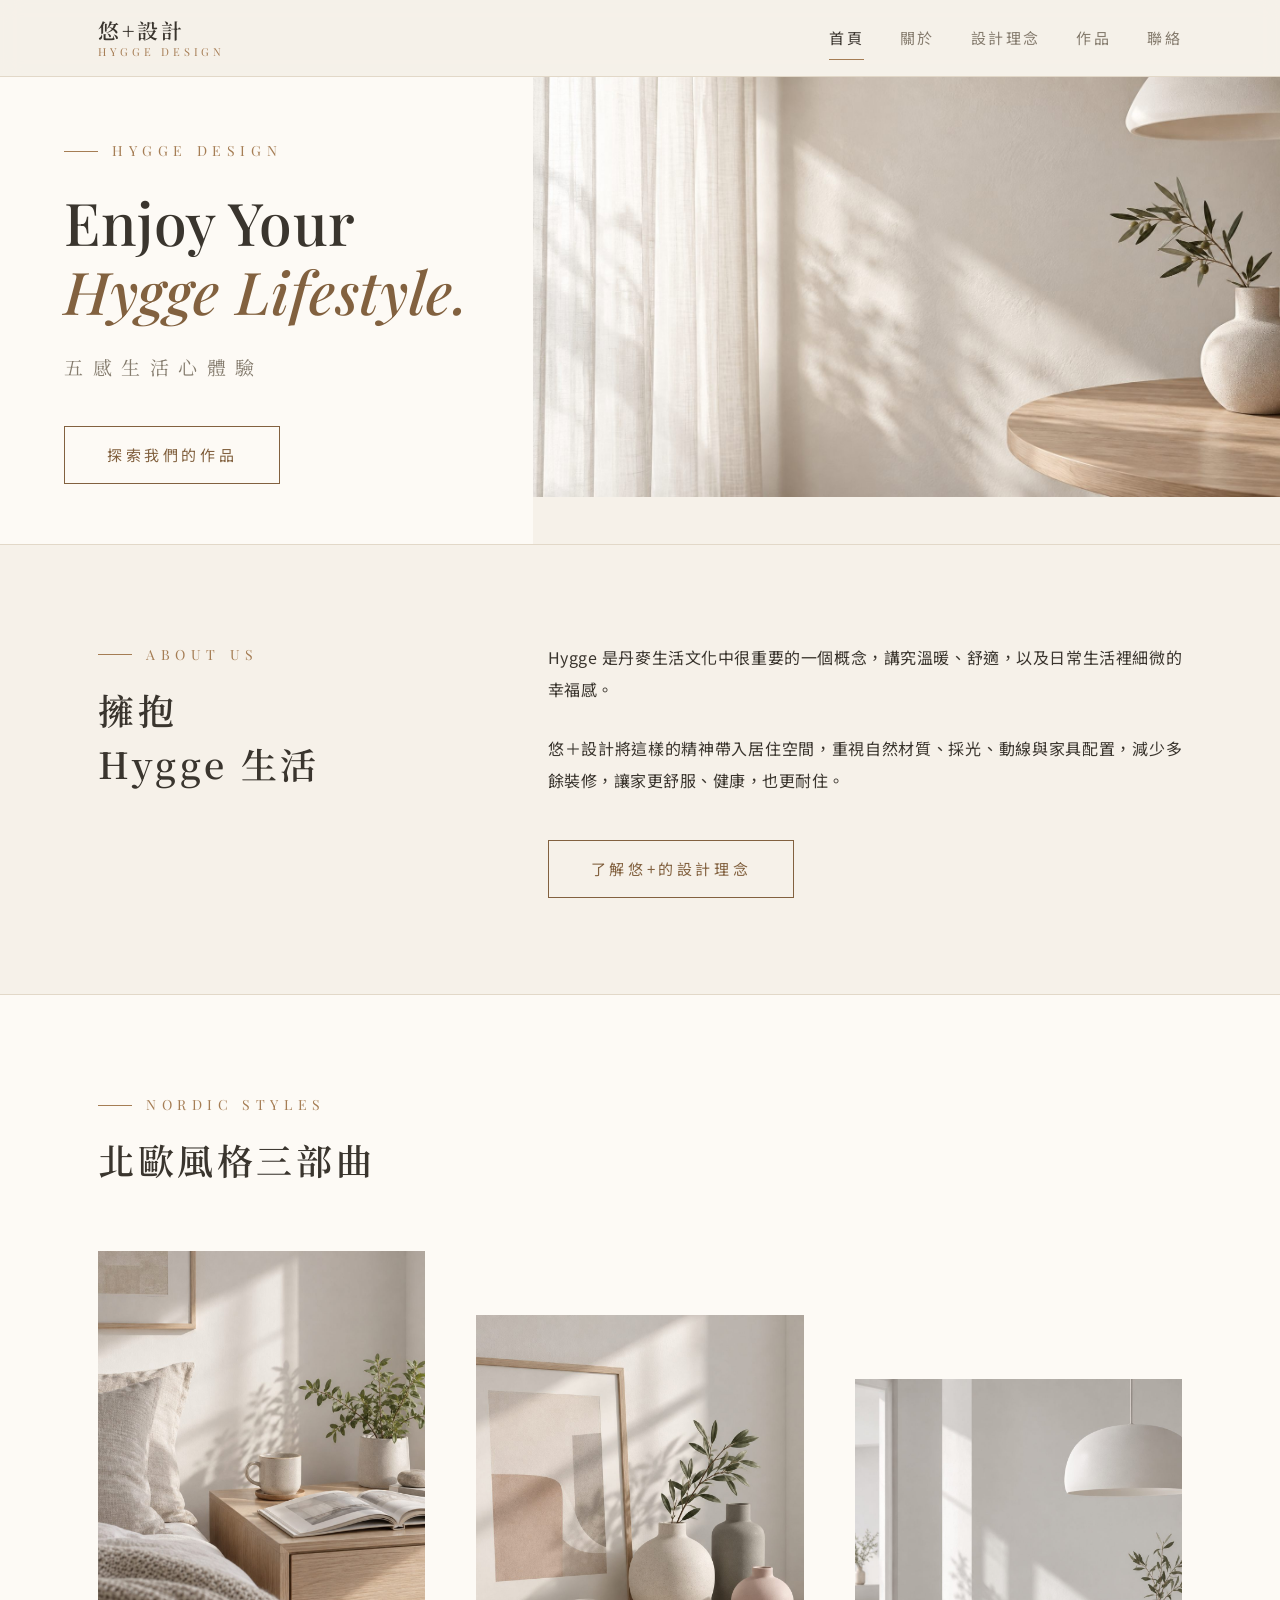
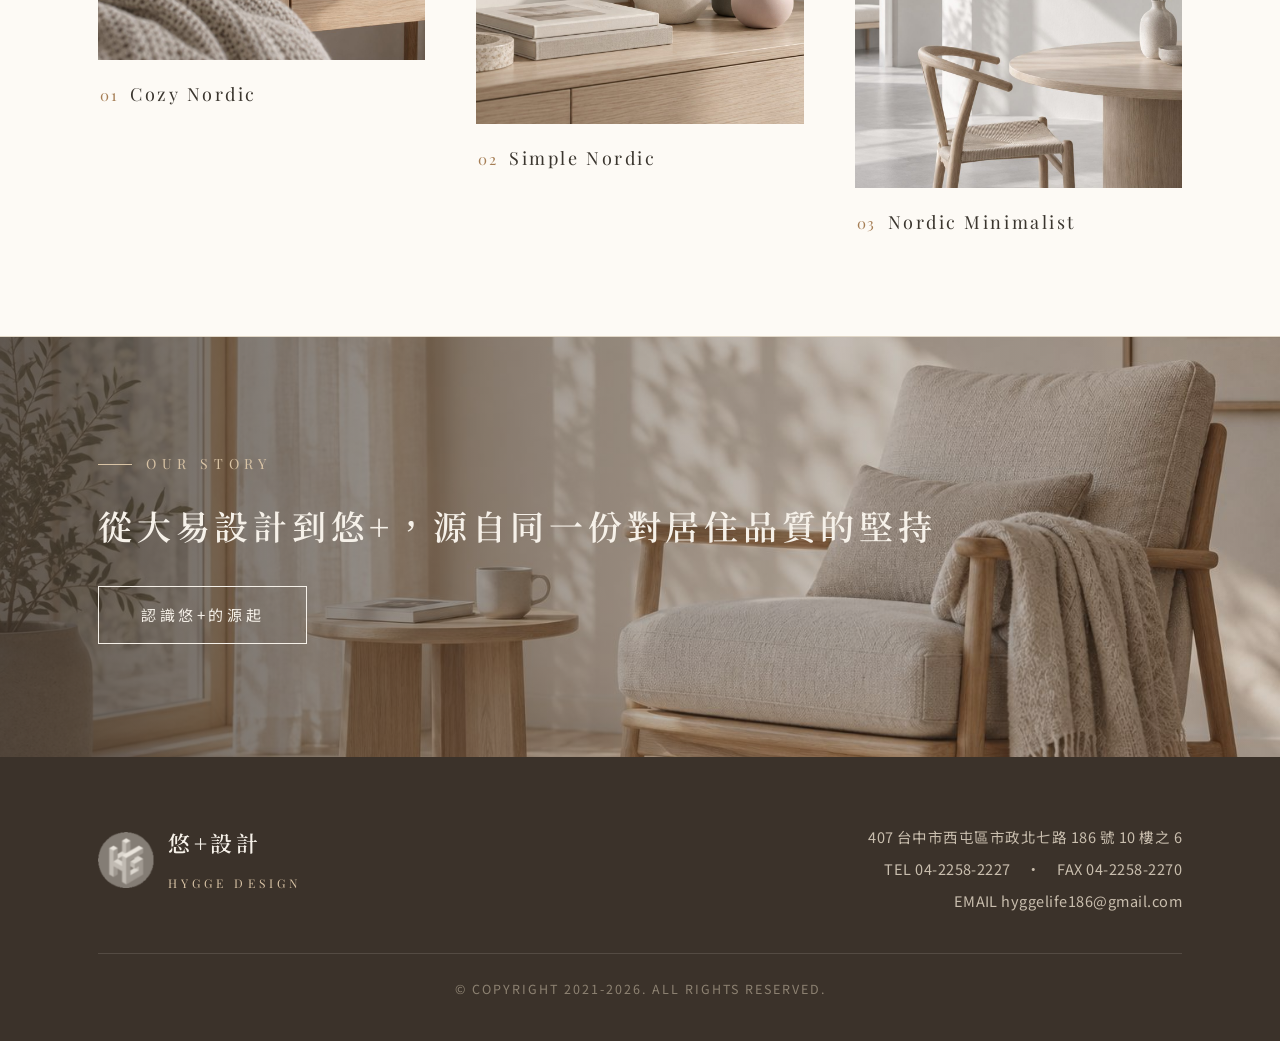
<file: index.html>
<!DOCTYPE html>
<html lang="zh-Hant">
<head>
<meta charset="utf-8">
<meta name="viewport" content="width=device-width, initial-scale=1">
<title>悠+設計 HYGGE DESIGN - 五感生活心體驗</title>
<meta name="description" content="悠+設計：五感生活心體驗。擅長北歐風格的台中室內設計公司，致力於減少不必要的裝修，營造無毒環保的生活環境。">
<meta name="keywords" content="北歐風,室內設計,hygge,悠+,台中室內設計">
<link rel="canonical" href="https://www.hyggedesign.tw/">
<meta property="og:site_name" content="悠+設計 HYGGE DESIGN">
<meta property="og:title" content="悠+設計 HYGGE DESIGN - 五感生活心體驗">
<meta property="og:description" content="悠+設計：五感生活心體驗。擅長北歐風格的台中室內設計公司，致力於減少不必要的裝修，營造無毒環保的生活環境。">
<meta property="og:url" content="https://www.hyggedesign.tw/">
<meta property="og:image" content="https://www.hyggedesign.tw/assets/img/hero.jpg">
<link rel="icon" href="/assets/favicon.ico" type="image/x-icon">
<link rel="preconnect" href="https://fonts.googleapis.com">
<link rel="preconnect" href="https://fonts.gstatic.com" crossorigin>
<link href="https://fonts.googleapis.com/css2?family=Noto+Sans+TC:wght@300;400;500;700&family=Noto+Serif+TC:wght@500;600&family=Playfair+Display:wght@500;600&display=swap" rel="stylesheet">
<link rel="stylesheet" href="/assets/style.css">
</head>
<body>

<header class="site-header">
  <div class="container">
    <a class="brand" href="/"><strong>悠+設計</strong><span>Hygge Design</span></a>
    <nav class="site-nav">
      <a href="/" class="active">首頁</a>
      <a href="/about.html">關於</a>
      <a href="/hygge.html">設計理念</a>
      <a href="/works.html">作品</a>
      <a href="/contact.html">聯絡</a>
    </nav>
  </div>
</header>

<section class="hero-split">
  <div class="hero-copy">
    <div class="eyebrow">Hygge Design</div>
    <h1>Enjoy Your<br><em>Hygge Lifestyle.</em></h1>
    <p class="tag">五感生活心體驗</p>
    <div class="btn-row"><a class="btn" href="/works.html">探索我們的作品</a></div>
  </div>
  <div class="hero-media">
    <video autoplay muted loop playsinline preload="metadata" poster="/assets/img/hero.jpg">
      <source src="/assets/video/hero.mp4" type="video/mp4">
    </video>
  </div>
</section>

<section class="section">
  <div class="container split">
    <div class="split-head">
      <div class="eyebrow">About Us</div>
      <h2 class="section-title">擁抱<br>Hygge 生活</h2>
    </div>
    <div>
      <div class="prose">
        <p>Hygge 是丹麥生活文化中很重要的一個概念，講究溫暖、舒適，以及日常生活裡細微的幸福感。</p>
        <p>悠＋設計將這樣的精神帶入居住空間，重視自然材質、採光、動線與家具配置，減少多餘裝修，讓家更舒服、健康，也更耐住。</p>
      </div>
      <div class="btn-row"><a class="btn" href="/hygge.html">了解悠+的設計理念</a></div>
    </div>
  </div>
</section>

<section class="section alt">
  <div class="container">
    <div class="eyebrow">Nordic Styles</div>
    <h2 class="section-title">北歐風格三部曲</h2>
    <div class="style-grid">
      <figure class="style-card">
        <div class="ph"><img src="/assets/img/style-cozy.jpg" alt="Cozy Nordic" loading="lazy"></div>
        <figcaption><span class="no">01</span><span class="name">Cozy Nordic</span></figcaption>
      </figure>
      <figure class="style-card">
        <div class="ph"><img src="/assets/img/style-simple.jpg" alt="Simple Nordic" loading="lazy"></div>
        <figcaption><span class="no">02</span><span class="name">Simple Nordic</span></figcaption>
      </figure>
      <figure class="style-card">
        <div class="ph"><img src="/assets/img/style-minimal.jpg" alt="Nordic Minimalist" loading="lazy"></div>
        <figcaption><span class="no">03</span><span class="name">Nordic Minimalist</span></figcaption>
      </figure>
    </div>
  </div>
</section>

<section class="teaser">
  <img src="/assets/img/philosophy.jpg" alt="" loading="lazy">
  <div class="container">
    <div class="eyebrow">Our Story</div>
    <h2>從大易設計到悠+，源自同一份對居住品質的堅持</h2>
    <a class="btn" href="/about.html">認識悠+的源起</a>
  </div>
</section>

<footer class="site-footer">
  <div class="container">
    <div class="cols">
      <div class="brandline"><img class="footer-logo" src="/assets/img/logo.png" alt=""><div>悠+設計<span>Hygge Design</span></div></div>
      <div class="info">
        407 台中市西屯區市政北七路 186 號 10 樓之 6<br>
        TEL <a href="tel:0422582227">04-2258-2227</a>　·　FAX 04-2258-2270<br>
        EMAIL <a href="mailto:hyggelife186@gmail.com">hyggelife186@gmail.com</a>
      </div>
    </div>
    <p class="copy">© COPYRIGHT 2021-2026. ALL RIGHTS RESERVED.</p>
  </div>
</footer>

</body>
</html>
</file>
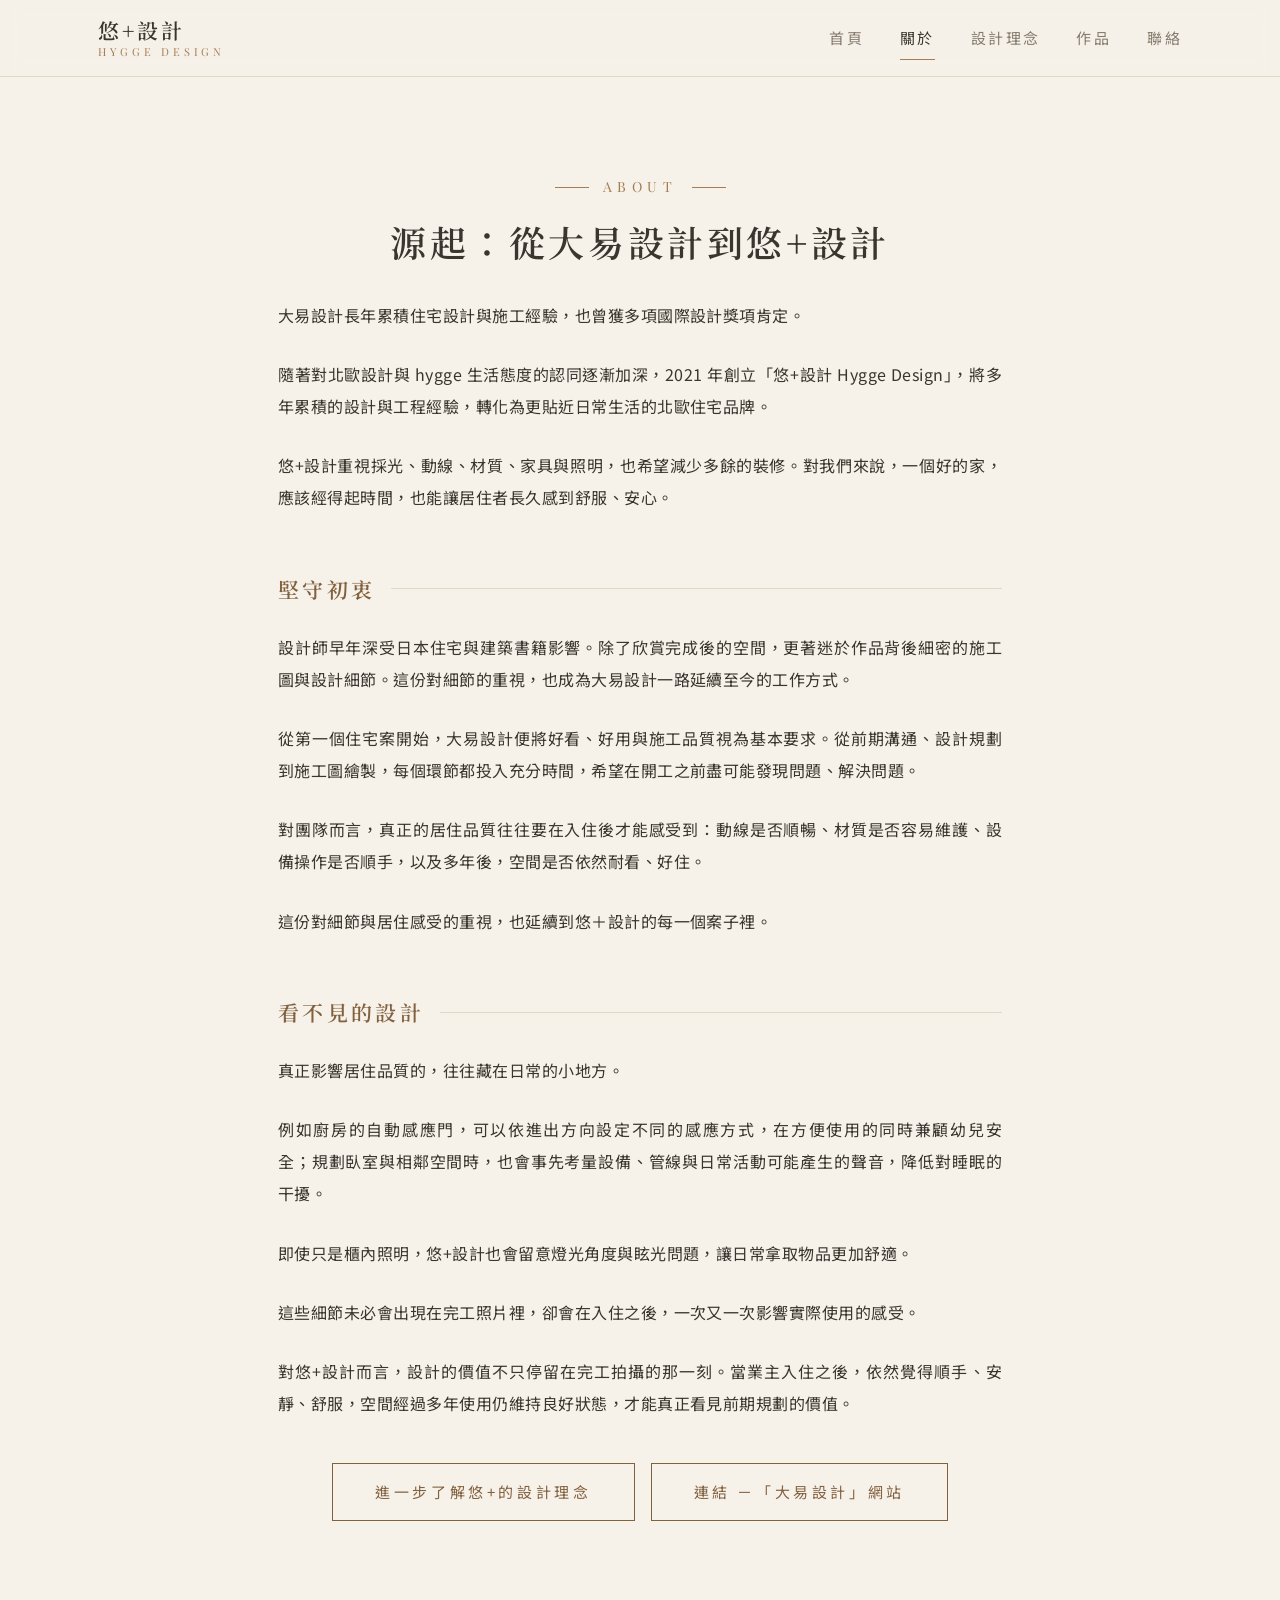
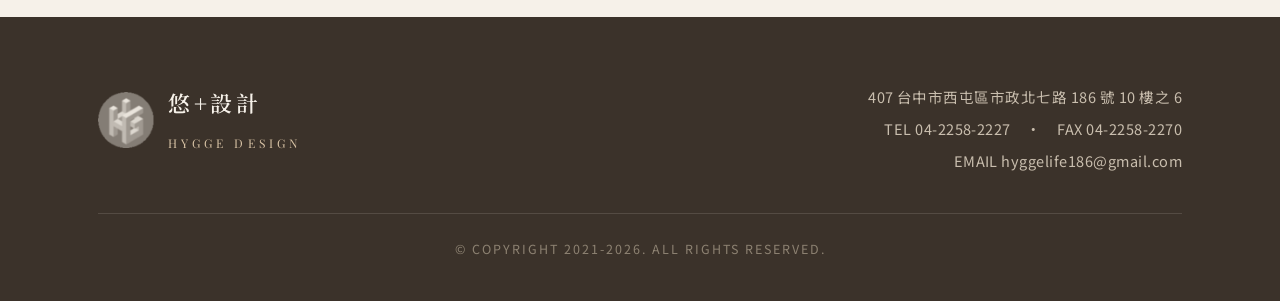
<file: about.html>
<!DOCTYPE html>
<html lang="zh-Hant">
<head>
<meta charset="utf-8">
<meta name="viewport" content="width=device-width, initial-scale=1">
<title>關於．About - 悠+設計 HYGGE DESIGN</title>
<meta name="description" content="悠+設計：五感生活心體驗。擅長北歐風格的台中室內設計公司，致力於減少不必要的裝修，營造無毒環保的生活環境。">
<meta name="keywords" content="北歐風,室內設計,hygge,悠+,台中室內設計">
<link rel="canonical" href="https://www.hyggedesign.tw/about.html">
<meta property="og:site_name" content="悠+設計 HYGGE DESIGN">
<meta property="og:title" content="關於．About - 悠+設計 HYGGE DESIGN">
<meta property="og:description" content="悠+設計：五感生活心體驗。擅長北歐風格的台中室內設計公司，致力於減少不必要的裝修，營造無毒環保的生活環境。">
<meta property="og:url" content="https://www.hyggedesign.tw/about.html">
<meta property="og:image" content="https://www.hyggedesign.tw/assets/img/hero.jpg">
<link rel="icon" href="/assets/favicon.ico" type="image/x-icon">
<link rel="preconnect" href="https://fonts.googleapis.com">
<link rel="preconnect" href="https://fonts.gstatic.com" crossorigin>
<link href="https://fonts.googleapis.com/css2?family=Noto+Sans+TC:wght@300;400;500;700&family=Noto+Serif+TC:wght@500;600&family=Playfair+Display:wght@500;600&display=swap" rel="stylesheet">
<link rel="stylesheet" href="/assets/style.css">
</head>
<body>

<header class="site-header">
  <div class="container">
    <a class="brand" href="/"><strong>悠+設計</strong><span>Hygge Design</span></a>
    <nav class="site-nav">
      <a href="/">首頁</a>
      <a href="/about.html" class="active">關於</a>
      <a href="/hygge.html">設計理念</a>
      <a href="/works.html">作品</a>
      <a href="/contact.html">聯絡</a>
    </nav>
  </div>
</header>

<section class="section">
  <div class="container narrow">
    <div class="center">
      <div class="eyebrow">About</div>
      <h2 class="section-title">源起：從大易設計到悠+設計</h2>
    </div>
    <div class="prose">
      <p>大易設計長年累積住宅設計與施工經驗，也曾獲多項國際設計獎項肯定。</p>
      <p>隨著對北歐設計與 hygge 生活態度的認同逐漸加深，2021 年創立「悠+設計 Hygge Design」，將多年累積的設計與工程經驗，轉化為更貼近日常生活的北歐住宅品牌。</p>
      <p>悠+設計重視採光、動線、材質、家具與照明，也希望減少多餘的裝修。對我們來說，一個好的家，應該經得起時間，也能讓居住者長久感到舒服、安心。</p>
      <h3>堅守初衷</h3>
      <p>設計師早年深受日本住宅與建築書籍影響。除了欣賞完成後的空間，更著迷於作品背後細密的施工圖與設計細節。這份對細節的重視，也成為大易設計一路延續至今的工作方式。</p>
      <p>從第一個住宅案開始，大易設計便將好看、好用與施工品質視為基本要求。從前期溝通、設計規劃到施工圖繪製，每個環節都投入充分時間，希望在開工之前盡可能發現問題、解決問題。</p>
      <p>對團隊而言，真正的居住品質往往要在入住後才能感受到：動線是否順暢、材質是否容易維護、設備操作是否順手，以及多年後，空間是否依然耐看、好住。</p>
      <p>這份對細節與居住感受的重視，也延續到悠＋設計的每一個案子裡。</p>
      <h3>看不見的設計</h3>
      <p>真正影響居住品質的，往往藏在日常的小地方。</p>
      <p>例如廚房的自動感應門，可以依進出方向設定不同的感應方式，在方便使用的同時兼顧幼兒安全；規劃臥室與相鄰空間時，也會事先考量設備、管線與日常活動可能產生的聲音，降低對睡眠的干擾。</p>
      <p>即使只是櫃內照明，悠+設計也會留意燈光角度與眩光問題，讓日常拿取物品更加舒適。</p>
      <p>這些細節未必會出現在完工照片裡，卻會在入住之後，一次又一次影響實際使用的感受。</p>
      <p>對悠+設計而言，設計的價值不只停留在完工拍攝的那一刻。當業主入住之後，依然覺得順手、安靜、舒服，空間經過多年使用仍維持良好狀態，才能真正看見前期規劃的價值。</p>
    </div>

    <div class="center btn-row">
      <a class="btn" href="/hygge.html">進一步了解悠+的設計理念</a>
      <a class="btn" href="https://de-interior.tw/" target="_blank" rel="noopener">連結 －「大易設計」網站</a>
    </div>
  </div>
</section>


<footer class="site-footer">
  <div class="container">
    <div class="cols">
      <div class="brandline"><img class="footer-logo" src="/assets/img/logo.png" alt=""><div>悠+設計<span>Hygge Design</span></div></div>
      <div class="info">
        407 台中市西屯區市政北七路 186 號 10 樓之 6<br>
        TEL <a href="tel:0422582227">04-2258-2227</a>　·　FAX 04-2258-2270<br>
        EMAIL <a href="mailto:hyggelife186@gmail.com">hyggelife186@gmail.com</a>
      </div>
    </div>
    <p class="copy">© COPYRIGHT 2021-2026. ALL RIGHTS RESERVED.</p>
  </div>
</footer>

</body>
</html>
</file>
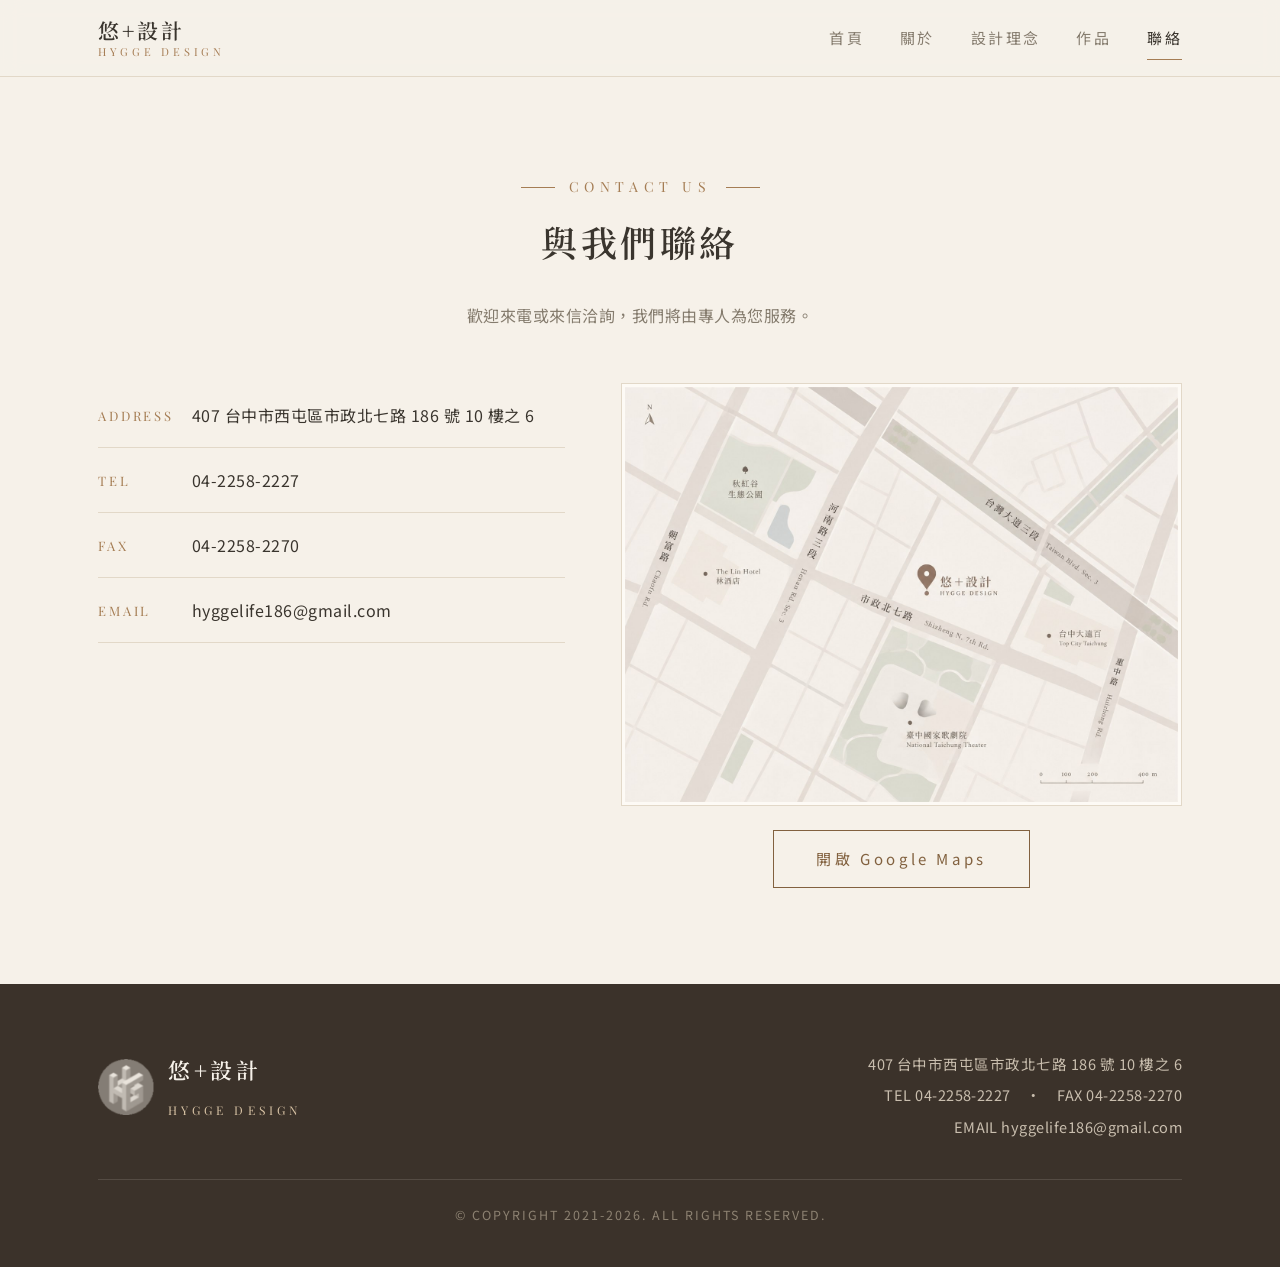
<file: contact.html>
<!DOCTYPE html>
<html lang="zh-Hant">
<head>
<meta charset="utf-8">
<meta name="viewport" content="width=device-width, initial-scale=1">
<title>聯絡 - 悠+設計 HYGGE DESIGN</title>
<meta name="description" content="悠+設計：五感生活心體驗。擅長北歐風格的台中室內設計公司，致力於減少不必要的裝修，營造無毒環保的生活環境。">
<meta name="keywords" content="北歐風,室內設計,hygge,悠+,台中室內設計">
<link rel="canonical" href="https://www.hyggedesign.tw/contact.html">
<meta property="og:site_name" content="悠+設計 HYGGE DESIGN">
<meta property="og:title" content="聯絡 - 悠+設計 HYGGE DESIGN">
<meta property="og:description" content="悠+設計：五感生活心體驗。擅長北歐風格的台中室內設計公司，致力於減少不必要的裝修，營造無毒環保的生活環境。">
<meta property="og:url" content="https://www.hyggedesign.tw/contact.html">
<meta property="og:image" content="https://www.hyggedesign.tw/assets/img/hero.jpg">
<link rel="icon" href="/assets/favicon.ico" type="image/x-icon">
<link rel="preconnect" href="https://fonts.googleapis.com">
<link rel="preconnect" href="https://fonts.gstatic.com" crossorigin>
<link href="https://fonts.googleapis.com/css2?family=Noto+Sans+TC:wght@300;400;500;700&family=Noto+Serif+TC:wght@500;600&family=Playfair+Display:wght@500;600&display=swap" rel="stylesheet">
<link rel="stylesheet" href="/assets/style.css">
</head>
<body>

<header class="site-header">
  <div class="container">
    <a class="brand" href="/"><strong>悠+設計</strong><span>Hygge Design</span></a>
    <nav class="site-nav">
      <a href="/">首頁</a>
      <a href="/about.html">關於</a>
      <a href="/hygge.html">設計理念</a>
      <a href="/works.html">作品</a>
      <a href="/contact.html" class="active">聯絡</a>
    </nav>
  </div>
</header>

<section class="section">
  <div class="container">
    <div class="center">
      <div class="eyebrow">Contact Us</div>
      <h2 class="section-title">與我們聯絡</h2>
      <p style="color:var(--soft);"><span class="clause">歡迎來電或來信洽詢，</span><span class="clause">我們將由專人為您服務。</span></p>
    </div>
    <div class="contact-grid">
      <ul class="contact-list">
        <li><span class="k">Address</span><span>407 台中市西屯區市政北七路 186 號 10 樓之 6</span></li>
        <li><span class="k">Tel</span><a href="tel:0422582227">04-2258-2227</a></li>
        <li><span class="k">Fax</span><span>04-2258-2270</span></li>
        <li><span class="k">Email</span><a href="mailto:hyggelife186@gmail.com">hyggelife186@gmail.com</a></li>
      </ul>
      <div>
        <a class="map-illustration" href="https://www.google.com/maps/search/?api=1&amp;query=%E5%A4%A7%E6%98%93%E7%A9%BA%E9%96%93%E8%A8%AD%E8%A8%88%E6%9C%89%E9%99%90%E5%85%AC%E5%8F%B8%20%E5%B8%82%E6%94%BF%E5%8C%97%E4%B8%83%E8%B7%AF186%E8%99%9F" target="_blank" rel="noopener"><img src="/assets/img/map.jpg" alt="悠+設計 HYGGE DESIGN 位置地圖"></a>
        <div class="btn-row center"><a class="btn" href="https://www.google.com/maps/search/?api=1&amp;query=%E5%A4%A7%E6%98%93%E7%A9%BA%E9%96%93%E8%A8%AD%E8%A8%88%E6%9C%89%E9%99%90%E5%85%AC%E5%8F%B8%20%E5%B8%82%E6%94%BF%E5%8C%97%E4%B8%83%E8%B7%AF186%E8%99%9F" target="_blank" rel="noopener">開啟 Google Maps</a></div>
      </div>
    </div>
  </div>
</section>

<footer class="site-footer">
  <div class="container">
    <div class="cols">
      <div class="brandline"><img class="footer-logo" src="/assets/img/logo.png" alt=""><div>悠+設計<span>Hygge Design</span></div></div>
      <div class="info">
        407 台中市西屯區市政北七路 186 號 10 樓之 6<br>
        TEL <a href="tel:0422582227">04-2258-2227</a>　·　FAX 04-2258-2270<br>
        EMAIL <a href="mailto:hyggelife186@gmail.com">hyggelife186@gmail.com</a>
      </div>
    </div>
    <p class="copy">© COPYRIGHT 2021-2026. ALL RIGHTS RESERVED.</p>
  </div>
</footer>

</body>
</html>
</file>
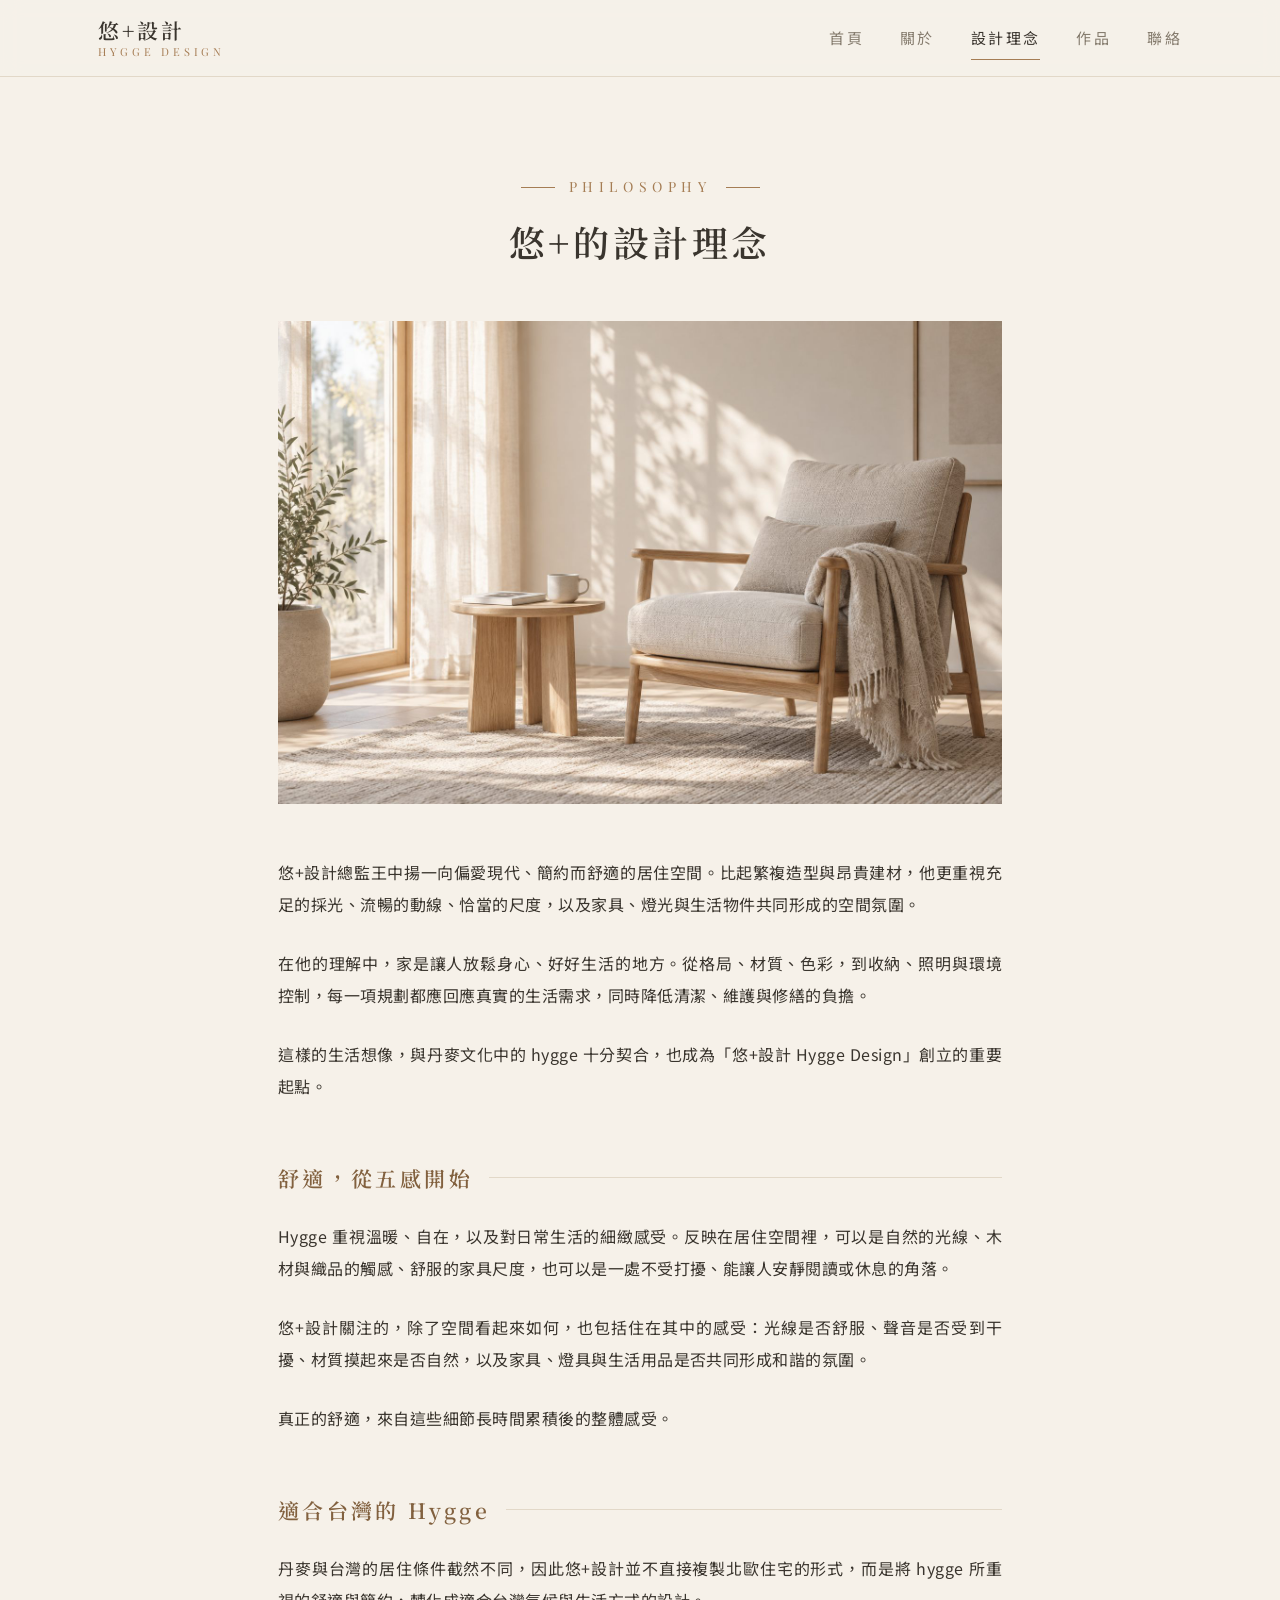
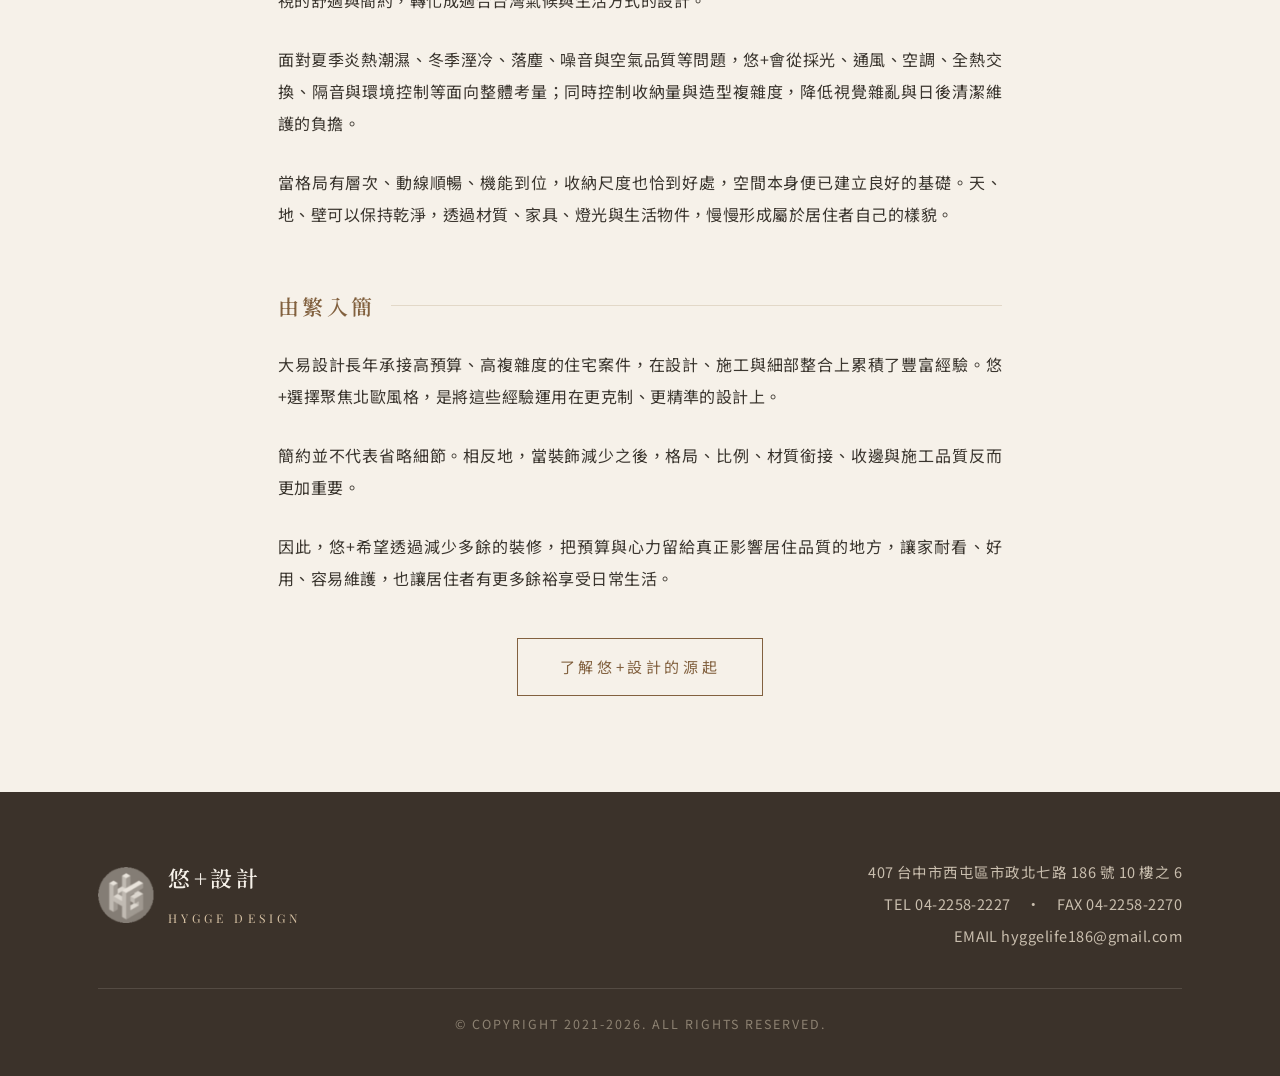
<file: hygge.html>
<!DOCTYPE html>
<html lang="zh-Hant">
<head>
<meta charset="utf-8">
<meta name="viewport" content="width=device-width, initial-scale=1">
<title>設計理念 - 悠+設計 HYGGE DESIGN</title>
<meta name="description" content="悠+設計：五感生活心體驗。擅長北歐風格的台中室內設計公司，致力於減少不必要的裝修，營造無毒環保的生活環境。">
<meta name="keywords" content="北歐風,室內設計,hygge,悠+,台中室內設計">
<link rel="canonical" href="https://www.hyggedesign.tw/hygge.html">
<meta property="og:site_name" content="悠+設計 HYGGE DESIGN">
<meta property="og:title" content="設計理念 - 悠+設計 HYGGE DESIGN">
<meta property="og:description" content="悠+設計：五感生活心體驗。擅長北歐風格的台中室內設計公司，致力於減少不必要的裝修，營造無毒環保的生活環境。">
<meta property="og:url" content="https://www.hyggedesign.tw/hygge.html">
<meta property="og:image" content="https://www.hyggedesign.tw/assets/img/hero.jpg">
<link rel="icon" href="/assets/favicon.ico" type="image/x-icon">
<link rel="preconnect" href="https://fonts.googleapis.com">
<link rel="preconnect" href="https://fonts.gstatic.com" crossorigin>
<link href="https://fonts.googleapis.com/css2?family=Noto+Sans+TC:wght@300;400;500;700&family=Noto+Serif+TC:wght@500;600&family=Playfair+Display:wght@500;600&display=swap" rel="stylesheet">
<link rel="stylesheet" href="/assets/style.css">
</head>
<body>

<header class="site-header">
  <div class="container">
    <a class="brand" href="/"><strong>悠+設計</strong><span>Hygge Design</span></a>
    <nav class="site-nav">
      <a href="/">首頁</a>
      <a href="/about.html">關於</a>
      <a href="/hygge.html" class="active">設計理念</a>
      <a href="/works.html">作品</a>
      <a href="/contact.html">聯絡</a>
    </nav>
  </div>
</header>

<section class="section">
  <div class="container narrow">
    <div class="center">
      <div class="eyebrow">Philosophy</div>
      <h2 class="section-title">悠+的設計理念</h2>
    </div>
    <div class="img-wide"><img src="/assets/img/philosophy.jpg" alt="灑滿陽光的北歐風閱讀角落——木質扶手椅與羊毛毯"></div>
    <div class="prose">
      <p>悠+設計總監王中揚一向偏愛現代、簡約而舒適的居住空間。比起繁複造型與昂貴建材，他更重視充足的採光、流暢的動線、恰當的尺度，以及家具、燈光與生活物件共同形成的空間氛圍。</p>
      <p>在他的理解中，家是讓人放鬆身心、好好生活的地方。從格局、材質、色彩，到收納、照明與環境控制，每一項規劃都應回應真實的生活需求，同時降低清潔、維護與修繕的負擔。</p>
      <p>這樣的生活想像，與丹麥文化中的 hygge 十分契合，也成為「悠+設計 Hygge Design」創立的重要起點。</p>
      <h3>舒適，從五感開始</h3>
      <p>Hygge 重視溫暖、自在，以及對日常生活的細緻感受。反映在居住空間裡，可以是自然的光線、木材與織品的觸感、舒服的家具尺度，也可以是一處不受打擾、能讓人安靜閱讀或休息的角落。</p>
      <p>悠+設計關注的，除了空間看起來如何，也包括住在其中的感受：光線是否舒服、聲音是否受到干擾、材質摸起來是否自然，以及家具、燈具與生活用品是否共同形成和諧的氛圍。</p>
      <p>真正的舒適，來自這些細節長時間累積後的整體感受。</p>
      <h3>適合台灣的 Hygge</h3>
      <p>丹麥與台灣的居住條件截然不同，因此悠+設計並不直接複製北歐住宅的形式，而是將 hygge 所重視的舒適與簡約，轉化成適合台灣氣候與生活方式的設計。</p>
      <p>面對夏季炎熱潮濕、冬季溼冷、落塵、噪音與空氣品質等問題，悠+會從採光、通風、空調、全熱交換、隔音與環境控制等面向整體考量；同時控制收納量與造型複雜度，降低視覺雜亂與日後清潔維護的負擔。</p>
      <p>當格局有層次、動線順暢、機能到位，收納尺度也恰到好處，空間本身便已建立良好的基礎。天、地、壁可以保持乾淨，透過材質、家具、燈光與生活物件，慢慢形成屬於居住者自己的樣貌。</p>
      <h3>由繁入簡</h3>
      <p>大易設計長年承接高預算、高複雜度的住宅案件，在設計、施工與細部整合上累積了豐富經驗。悠+選擇聚焦北歐風格，是將這些經驗運用在更克制、更精準的設計上。</p>
      <p>簡約並不代表省略細節。相反地，當裝飾減少之後，格局、比例、材質銜接、收邊與施工品質反而更加重要。</p>
      <p>因此，悠+希望透過減少多餘的裝修，把預算與心力留給真正影響居住品質的地方，讓家耐看、好用、容易維護，也讓居住者有更多餘裕享受日常生活。</p>
    </div>
    <div class="center btn-row"><a class="btn" href="/about.html">了解悠+設計的源起</a></div>
  </div>
</section>

<footer class="site-footer">
  <div class="container">
    <div class="cols">
      <div class="brandline"><img class="footer-logo" src="/assets/img/logo.png" alt=""><div>悠+設計<span>Hygge Design</span></div></div>
      <div class="info">
        407 台中市西屯區市政北七路 186 號 10 樓之 6<br>
        TEL <a href="tel:0422582227">04-2258-2227</a>　·　FAX 04-2258-2270<br>
        EMAIL <a href="mailto:hyggelife186@gmail.com">hyggelife186@gmail.com</a>
      </div>
    </div>
    <p class="copy">© COPYRIGHT 2021-2026. ALL RIGHTS RESERVED.</p>
  </div>
</footer>

</body>
</html>
</file>
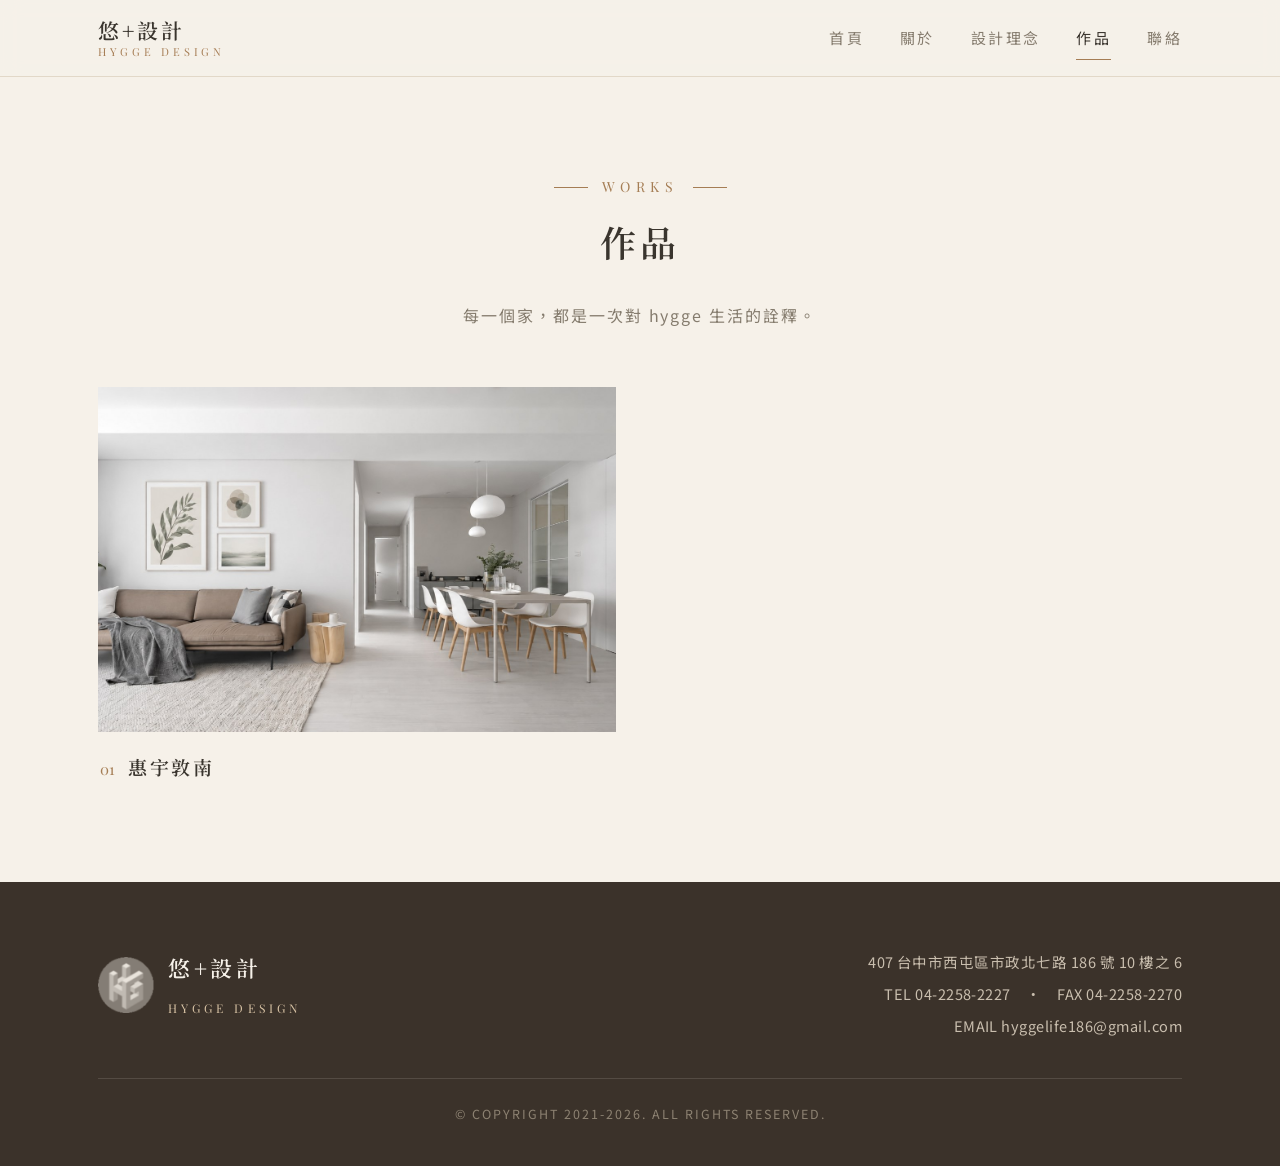
<file: works.html>
<!DOCTYPE html>
<html lang="zh-Hant">
<head>
<meta charset="utf-8">
<meta name="viewport" content="width=device-width, initial-scale=1">
<title>作品 - 悠+設計 HYGGE DESIGN</title>
<meta name="description" content="悠+設計：五感生活心體驗。擅長北歐風格的台中室內設計公司，致力於減少不必要的裝修，營造無毒環保的生活環境。">
<meta name="keywords" content="北歐風,室內設計,hygge,悠+,台中室內設計">
<link rel="canonical" href="https://www.hyggedesign.tw/works.html">
<meta property="og:site_name" content="悠+設計 HYGGE DESIGN">
<meta property="og:title" content="作品 - 悠+設計 HYGGE DESIGN">
<meta property="og:description" content="悠+設計：五感生活心體驗。擅長北歐風格的台中室內設計公司，致力於減少不必要的裝修，營造無毒環保的生活環境。">
<meta property="og:url" content="https://www.hyggedesign.tw/works.html">
<meta property="og:image" content="https://www.hyggedesign.tw/assets/img/projects/1/01.jpg">
<link rel="icon" href="/assets/favicon.ico" type="image/x-icon">
<link rel="preconnect" href="https://fonts.googleapis.com">
<link rel="preconnect" href="https://fonts.gstatic.com" crossorigin>
<link href="https://fonts.googleapis.com/css2?family=Noto+Sans+TC:wght@300;400;500;700&family=Noto+Serif+TC:wght@500;600&family=Playfair+Display:wght@500;600&display=swap" rel="stylesheet">
<link rel="stylesheet" href="/assets/style.css">
</head>
<body>

<header class="site-header">
  <div class="container">
    <a class="brand" href="/"><strong>悠+設計</strong><span>Hygge Design</span></a>
    <nav class="site-nav">
      <a href="/">首頁</a>
      <a href="/about.html">關於</a>
      <a href="/hygge.html">設計理念</a>
      <a href="/works.html" class="active">作品</a>
      <a href="/contact.html">聯絡</a>
    </nav>
  </div>
</header>

<section class="section">
  <div class="container">
    <div class="center">
      <div class="eyebrow">Works</div>
      <h2 class="section-title">作品</h2>
      <p style="color:var(--soft); letter-spacing:.12em;"><span class="clause">每一個家，</span><span class="clause">都是一次對 hygge 生活的詮釋。</span></p>
    </div>
    <div class="project-grid">
      <a class="project-card" href="/works/1.html">
        <div class="ph"><img src="/assets/img/projects/1/01.jpg" alt="惠宇敦南" loading="lazy"></div>
        <div class="cap"><span class="no">01</span><h3>惠宇敦南</h3></div>
      </a>
    </div>
  </div>
</section>

<footer class="site-footer">
  <div class="container">
    <div class="cols">
      <div class="brandline"><img class="footer-logo" src="/assets/img/logo.png" alt=""><div>悠+設計<span>Hygge Design</span></div></div>
      <div class="info">
        407 台中市西屯區市政北七路 186 號 10 樓之 6<br>
        TEL <a href="tel:0422582227">04-2258-2227</a>　·　FAX 04-2258-2270<br>
        EMAIL <a href="mailto:hyggelife186@gmail.com">hyggelife186@gmail.com</a>
      </div>
    </div>
    <p class="copy">© COPYRIGHT 2021-2026. ALL RIGHTS RESERVED.</p>
  </div>
</footer>

</body>
</html>
</file>
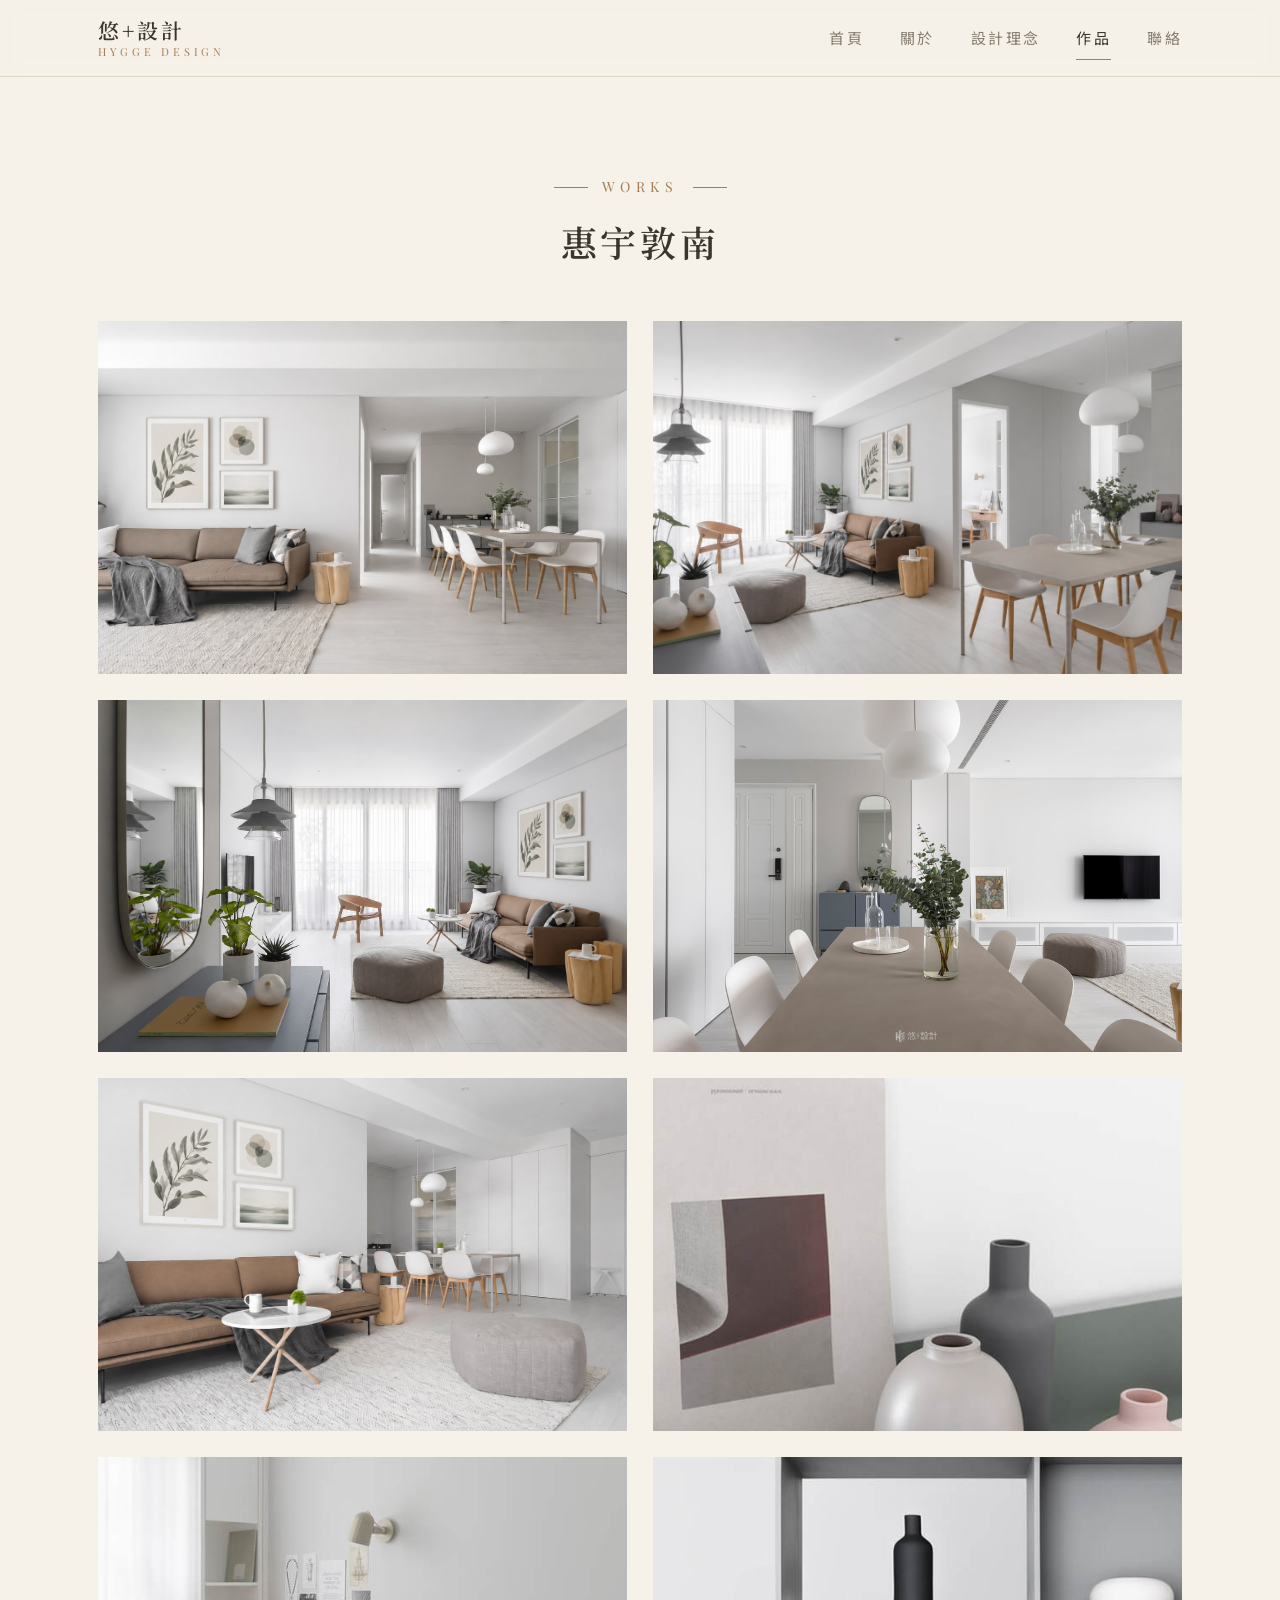
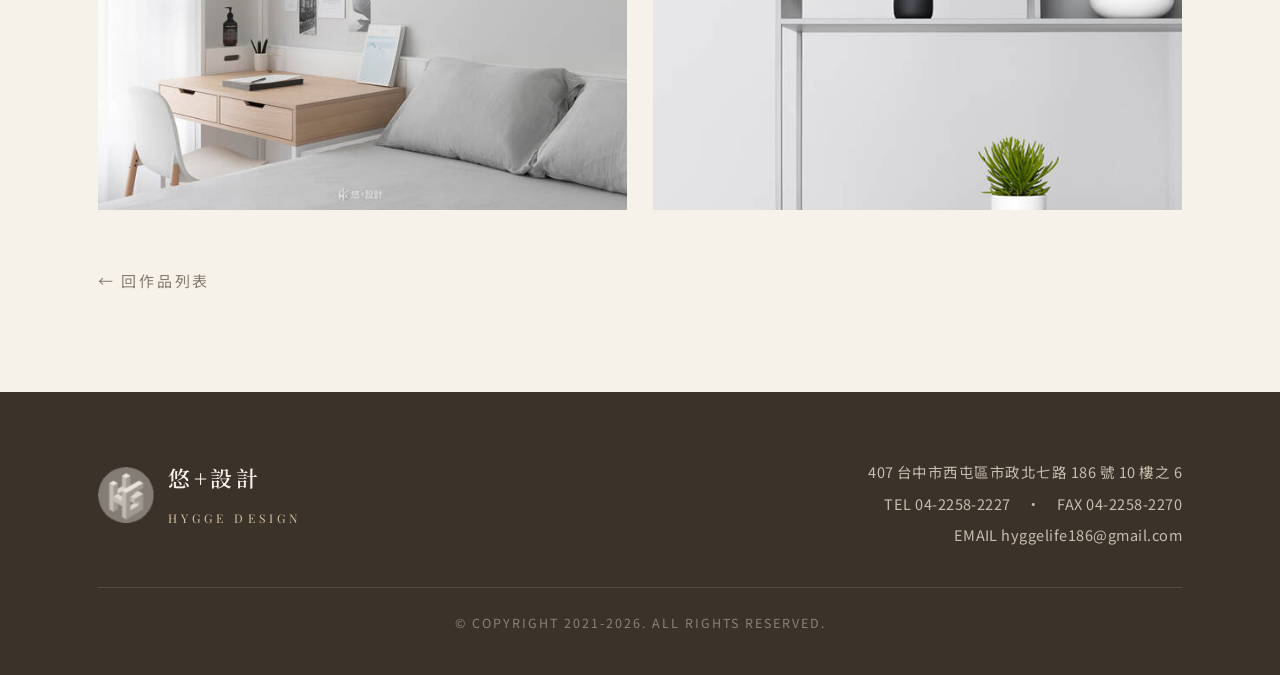
<file: works/1.html>
<!DOCTYPE html>
<html lang="zh-Hant">
<head>
<meta charset="utf-8">
<meta name="viewport" content="width=device-width, initial-scale=1">
<title>惠宇敦南 - 悠+設計 HYGGE DESIGN</title>
<meta name="description" content="悠+設計：五感生活心體驗。擅長北歐風格的台中室內設計公司，致力於減少不必要的裝修，營造無毒環保的生活環境。">
<meta name="keywords" content="北歐風,室內設計,hygge,悠+,台中室內設計">
<link rel="canonical" href="https://www.hyggedesign.tw/works/1.html">
<meta property="og:site_name" content="悠+設計 HYGGE DESIGN">
<meta property="og:title" content="惠宇敦南 - 悠+設計 HYGGE DESIGN">
<meta property="og:description" content="悠+設計：五感生活心體驗。擅長北歐風格的台中室內設計公司，致力於減少不必要的裝修，營造無毒環保的生活環境。">
<meta property="og:url" content="https://www.hyggedesign.tw/works/1.html">
<meta property="og:image" content="https://www.hyggedesign.tw/assets/img/projects/1/01.jpg">
<link rel="icon" href="/assets/favicon.ico" type="image/x-icon">
<link rel="preconnect" href="https://fonts.googleapis.com">
<link rel="preconnect" href="https://fonts.gstatic.com" crossorigin>
<link href="https://fonts.googleapis.com/css2?family=Noto+Sans+TC:wght@300;400;500;700&family=Noto+Serif+TC:wght@500;600&family=Playfair+Display:wght@500;600&display=swap" rel="stylesheet">
<link rel="stylesheet" href="/assets/style.css">
</head>
<body>

<header class="site-header">
  <div class="container">
    <a class="brand" href="/"><strong>悠+設計</strong><span>Hygge Design</span></a>
    <nav class="site-nav">
      <a href="/">首頁</a>
      <a href="/about.html">關於</a>
      <a href="/hygge.html">設計理念</a>
      <a href="/works.html" class="active">作品</a>
      <a href="/contact.html">聯絡</a>
    </nav>
  </div>
</header>

<section class="section">
  <div class="container">
    <div class="center">
      <div class="eyebrow">Works</div>
      <h2 class="section-title">惠宇敦南</h2>
    </div>
    <div class="gallery">
      <a href="/assets/img/projects/1/01.jpg"><img src="/assets/img/projects/1/01.jpg" alt="惠宇敦南" loading="lazy"></a>
      <a href="/assets/img/projects/1/03.jpg"><img src="/assets/img/projects/1/03.jpg" alt="惠宇敦南" loading="lazy"></a>
      <a href="/assets/img/projects/1/04.jpg"><img src="/assets/img/projects/1/04.jpg" alt="惠宇敦南" loading="lazy"></a>
      <a href="/assets/img/projects/1/05.jpg"><img src="/assets/img/projects/1/05.jpg" alt="惠宇敦南" loading="lazy"></a>
      <a href="/assets/img/projects/1/06.jpg"><img src="/assets/img/projects/1/06.jpg" alt="惠宇敦南" loading="lazy"></a>
      <a href="/assets/img/projects/1/08.jpg"><img src="/assets/img/projects/1/08.jpg" alt="惠宇敦南" loading="lazy"></a>
      <a href="/assets/img/projects/1/15.jpg"><img src="/assets/img/projects/1/15.jpg" alt="惠宇敦南" loading="lazy"></a>
      <a href="/assets/img/projects/1/18.jpg"><img src="/assets/img/projects/1/18.jpg" alt="惠宇敦南" loading="lazy"></a>
    </div>
    <a class="back-link" href="/works.html">← 回作品列表</a>
  </div>
</section>

<footer class="site-footer">
  <div class="container">
    <div class="cols">
      <div class="brandline"><img class="footer-logo" src="/assets/img/logo.png" alt=""><div>悠+設計<span>Hygge Design</span></div></div>
      <div class="info">
        407 台中市西屯區市政北七路 186 號 10 樓之 6<br>
        TEL <a href="tel:0422582227">04-2258-2227</a>　·　FAX 04-2258-2270<br>
        EMAIL <a href="mailto:hyggelife186@gmail.com">hyggelife186@gmail.com</a>
      </div>
    </div>
    <p class="copy">© COPYRIGHT 2021-2026. ALL RIGHTS RESERVED.</p>
  </div>
</footer>

<div class="lightbox" id="lightbox">
  <button class="lb-close" aria-label="關閉">×</button>
  <button class="lb-prev" aria-label="上一張">‹</button>
  <button class="lb-next" aria-label="下一張">›</button>
  <img alt="">
</div>
<script>
(function () {
  var box = document.getElementById('lightbox');
  var img = box.querySelector('img');
  var links = Array.prototype.slice.call(document.querySelectorAll('.gallery a'));
  var idx = 0;
  function show(i) {
    idx = (i + links.length) % links.length;
    img.src = links[idx].getAttribute('href');
    box.classList.add('open');
  }
  links.forEach(function (a, i) {
    a.addEventListener('click', function (e) { e.preventDefault(); show(i); });
  });
  box.querySelector('.lb-close').addEventListener('click', function () { box.classList.remove('open'); });
  box.querySelector('.lb-prev').addEventListener('click', function (e) { e.stopPropagation(); show(idx - 1); });
  box.querySelector('.lb-next').addEventListener('click', function (e) { e.stopPropagation(); show(idx + 1); });
  box.addEventListener('click', function (e) { if (e.target === box || e.target === img) box.classList.remove('open'); });
  document.addEventListener('keydown', function (e) {
    if (!box.classList.contains('open')) return;
    if (e.key === 'Escape') box.classList.remove('open');
    if (e.key === 'ArrowLeft') show(idx - 1);
    if (e.key === 'ArrowRight') show(idx + 1);
  });
})();
</script>
</body>
</html>
</file>
<file: assets/style.css>
/* 悠+設計 HYGGE DESIGN — 前台樣式（溫暖木質編輯風）
   米白底＋大地木色，雜誌式不對稱版面。改後台 admin/ui.html 的主色時記得一起改。 */
:root {
  --bg: #f6f1e9;
  --surface: #fdfaf5;
  --ink: #3a352e;
  --soft: #857c6e;
  --line: #e2d8c8;
  --accent: #a57d54;
  --accent-dark: #82613f;
  --footer-bg: #3b322a;
  --serif: "Playfair Display", "Noto Serif TC", serif;
  --serif-tc: "Noto Serif TC", "Playfair Display", serif;
  --sans: "Noto Sans TC", "PingFang TC", "Microsoft JhengHei", sans-serif;
}
* { box-sizing: border-box; margin: 0; padding: 0; }
html { scroll-behavior: smooth; }
body {
  font-family: var(--sans);
  background: var(--bg);
  color: var(--ink);
  font-size: 16px;
  line-height: 2;
  letter-spacing: 0.03em;
  -webkit-font-smoothing: antialiased;
}
img { max-width: 100%; display: block; }
a { color: inherit; text-decoration: none; }
/* pretty＝避免段落最後一行只剩一兩個字；balance＝置中短句各行長度分勻。
   舊瀏覽器不認識就直接忽略，無副作用 */
p { text-wrap: pretty; }
.center p, .section-title, .teaser h2, .hero-copy .tag { text-wrap: balance; }
.clause { display: inline-block; }
.container { max-width: 1140px; margin: 0 auto; padding: 0 28px; }
.narrow { max-width: 780px; }

/* ---------- 頁首 ---------- */
.site-header {
  position: sticky; top: 0; z-index: 50;
  background: #f6f1e9e6; backdrop-filter: blur(10px);
  border-bottom: 1px solid var(--line);
}
.site-header .container {
  display: flex; align-items: center; justify-content: space-between;
  height: 76px;
}
.brand { display: flex; flex-direction: column; line-height: 1.3; }
.brand strong { font-family: var(--serif-tc); font-size: 21px; font-weight: 600; letter-spacing: 0.14em; }
.brand span { font-family: var(--serif); font-size: 11px; color: var(--accent); letter-spacing: 0.34em; text-transform: uppercase; }
.site-nav { display: flex; align-items: center; gap: 36px; }
.site-nav a { font-size: 15px; color: var(--soft); letter-spacing: 0.16em; padding: 6px 0; border-bottom: 1.5px solid transparent; transition: color .2s, border-color .2s; }
.site-nav a:hover { color: var(--ink); }
.site-nav a.active { color: var(--ink); border-bottom-color: var(--accent); }

/* ---------- 首頁主視覺（左文右影） ---------- */
.hero-split { display: grid; grid-template-columns: 5fr 7fr; border-bottom: 1px solid var(--line); }
.hero-copy {
  display: flex; flex-direction: column; justify-content: center;
  padding: 60px clamp(28px, 5vw, 72px);
  background: var(--surface); /* 與「北歐風格三部曲」區塊同一個米白 */
}
.hero-copy .eyebrow { margin-bottom: 22px; }
.hero-copy h1 {
  font-family: var(--serif); font-weight: 500;
  font-size: clamp(38px, 4.6vw, 62px); line-height: 1.18; letter-spacing: 0.01em;
}
.hero-copy h1 em { font-style: italic; color: var(--accent-dark); }
.hero-copy .tag { margin-top: 22px; font-family: var(--serif-tc); font-size: clamp(16px, 1.6vw, 19px); letter-spacing: 0.5em; color: var(--soft); }
.hero-copy .btn-row { margin-top: 40px; }
.hero-media { position: relative; overflow: hidden; background: #26221d; aspect-ratio: 16 / 9; }
.hero-media video, .hero-media img { position: absolute; inset: 0; width: 100%; height: 100%; object-fit: cover; }

/* ---------- 區塊 ---------- */
.section { padding: 96px 0; }
.section.alt { background: var(--surface); border-top: 1px solid var(--line); border-bottom: 1px solid var(--line); }
.eyebrow {
  font-family: var(--serif); font-size: 14px; letter-spacing: 0.4em; text-transform: uppercase;
  color: var(--accent); display: flex; align-items: center; gap: 14px;
}
.eyebrow::before { content: ""; width: 34px; height: 1px; background: var(--accent); flex: none; }
.center .eyebrow { justify-content: center; }
.center .eyebrow::after { content: ""; width: 34px; height: 1px; background: var(--accent); flex: none; }
.section-title { font-family: var(--serif-tc); font-size: clamp(26px, 3.6vw, 36px); font-weight: 600; letter-spacing: 0.1em; line-height: 1.5; margin: 14px 0 30px; }
.center { text-align: center; }
.prose p { margin-bottom: 1.7em; text-align: justify; }
.prose p:last-child { margin-bottom: 0; }
.prose h3 {
  font-family: var(--serif-tc); font-size: 21px; font-weight: 600; letter-spacing: 0.16em;
  color: var(--accent-dark); margin: 2.6em 0 1em; display: flex; align-items: center; gap: 16px;
}
.prose h3::after { content: ""; height: 1px; background: var(--line); flex: 1; }

/* 雜誌式左右欄：左標題、右內文 */
.split { display: grid; grid-template-columns: 1fr 1.7fr; gap: clamp(32px, 6vw, 90px); align-items: start; }
.split-head { position: sticky; top: 108px; }
.split-head .section-title { margin-bottom: 0; }

/* ---------- 風格卡片（錯落） ---------- */
.style-grid { display: grid; grid-template-columns: repeat(3, 1fr); gap: clamp(24px, 4vw, 56px); margin-top: 64px; align-items: start; }
.style-card { background: none; }
.style-card:nth-child(2) { margin-top: 64px; }
.style-card:nth-child(3) { margin-top: 128px; }
.style-card .ph { aspect-ratio: 4 / 5; overflow: hidden; }
.style-card img { width: 100%; height: 100%; object-fit: cover; transition: transform .6s ease; }
.style-card:hover img { transform: scale(1.04); }
.style-card figcaption { padding: 16px 2px 0; display: flex; align-items: baseline; gap: 12px; }
.style-card .no { font-family: var(--serif); font-size: 15px; color: var(--accent); letter-spacing: 0.1em; }
.style-card .name { font-family: var(--serif); font-size: 18px; letter-spacing: 0.14em; }

/* ---------- 全幅作品導引 ---------- */
.teaser { position: relative; min-height: 420px; display: flex; align-items: center; overflow: hidden; }
.teaser > img { position: absolute; inset: 0; width: 100%; height: 100%; object-fit: cover; }
.teaser::after { content: ""; position: absolute; inset: 0; background: linear-gradient(90deg, #3b322acc 0%, #3b322a55 55%, #3b322a22 100%); }
.teaser .container { position: relative; z-index: 2; color: #f6f1e9; width: 100%; }
.teaser .eyebrow { color: #d8c3a5; }
.teaser .eyebrow::before { background: #d8c3a5; }
.teaser h2 { font-family: var(--serif-tc); font-size: clamp(24px, 3.4vw, 34px); font-weight: 600; letter-spacing: 0.14em; margin: 14px 0 26px; }
.teaser .btn { border-color: #f6f1e9; color: #f6f1e9; }
.teaser .btn:hover { background: #f6f1e9; color: var(--ink); }

/* ---------- 圖片列 ---------- */
.img-pair { display: grid; grid-template-columns: 1fr 1fr; gap: 28px; margin: 52px 0; }
.img-pair img { width: 100%; }
.img-wide { margin: 52px 0; }
.img-wide img { width: 100%; }

/* ---------- 獎項 ---------- */
.awards { margin-top: 24px; display: grid; grid-template-columns: 1fr 1fr; gap: 12px 48px; list-style: none; }
.awards li { padding: 10px 0 10px 30px; position: relative; border-bottom: 1px solid var(--line); line-height: 1.7; }
.awards li::before { content: "✦"; position: absolute; left: 2px; color: var(--accent); }
.nowrap { white-space: nowrap; }
/* 獎項的中文名稱固定換到第二行，從（）處斷行 */
.awards .nowrap { display: block; color: var(--soft); }
/* 獎項標誌集合圖：本身是白底，用白色卡片框起來才不會浮在米色背景上 */
.awards-logos { background: #fff; border: 1px solid var(--line); padding: 36px 40px; margin-top: 48px; display: flex; justify-content: center; }
.awards-logos img { max-width: 520px; width: 100%; }

/* ---------- 按鈕 ---------- */
.btn {
  display: inline-block; padding: 13px 42px; font-size: 15px; letter-spacing: 0.24em;
  border: 1px solid var(--accent-dark); color: var(--accent-dark); background: none;
  transition: background .25s, color .25s; cursor: pointer; font-family: inherit;
}
.btn:hover { background: var(--footer-bg); border-color: var(--footer-bg); color: #f6f1e9; }
.btn-row { margin-top: 44px; display: flex; gap: 16px; flex-wrap: wrap; }
.center .btn-row, .center.btn-row { justify-content: center; }

/* ---------- 作品 ---------- */
.project-grid { display: grid; grid-template-columns: 1fr 1fr; gap: 48px; margin-top: 56px; }
.project-card { display: block; }
.project-card .ph { aspect-ratio: 3 / 2; overflow: hidden; }
.project-card img { width: 100%; height: 100%; object-fit: cover; transition: transform .6s ease; }
.project-card:hover img { transform: scale(1.04); }
.project-card .cap { padding: 16px 2px 0; display: flex; align-items: baseline; gap: 12px; }
.project-card .cap .no { font-family: var(--serif); font-size: 15px; color: var(--accent); }
.project-card .cap h3 { font-family: var(--serif-tc); font-size: 19px; font-weight: 600; letter-spacing: 0.14em; }
.project-card .cap p { font-size: 14px; color: var(--soft); }
.gallery { display: grid; grid-template-columns: 1fr 1fr; gap: 26px; margin-top: 52px; }
.gallery a { display: block; overflow: hidden; cursor: zoom-in; }
.gallery img { width: 100%; height: 100%; object-fit: cover; aspect-ratio: 3 / 2; transition: transform .6s ease; }
.gallery a:hover img { transform: scale(1.03); }
.back-link { display: inline-block; margin-top: 56px; font-size: 15px; letter-spacing: 0.18em; color: var(--soft); }
.back-link:hover { color: var(--accent-dark); }

/* ---------- 燈箱 ---------- */
.lightbox {
  position: fixed; inset: 0; z-index: 99; background: #26221dc9;
  backdrop-filter: blur(6px);
  display: flex; align-items: center; justify-content: center; padding: 40px;
  opacity: 0; pointer-events: none; transition: opacity .25s;
}
.lightbox.open { opacity: 1; pointer-events: auto; }
.lightbox img { max-width: 100%; max-height: 100%; box-shadow: 0 20px 80px #000a; }
.lightbox .lb-close { position: absolute; top: 18px; right: 26px; font-size: 34px; color: #f6f1e9; cursor: pointer; background: none; border: 0; line-height: 1; }
.lightbox .lb-prev, .lightbox .lb-next {
  position: absolute; top: 50%; transform: translateY(-50%);
  font-size: 40px; color: #f6f1e9cc; cursor: pointer; background: none; border: 0; padding: 20px;
}
.lightbox .lb-prev { left: 6px; }
.lightbox .lb-next { right: 6px; }
.lightbox .lb-prev:hover, .lightbox .lb-next:hover { color: #fff; }

/* ---------- 聯絡 ---------- */
.contact-grid { display: grid; grid-template-columns: 1fr 1.2fr; gap: 56px; margin-top: 52px; align-items: start; }
.contact-list { list-style: none; }
.contact-list li { display: flex; gap: 16px; padding: 16px 0; border-bottom: 1px solid var(--line); }
.contact-list .k { font-family: var(--serif); letter-spacing: 0.22em; color: var(--accent); min-width: 78px; font-size: 13px; padding-top: 4px; text-transform: uppercase; }
.contact-list a:hover { color: var(--accent-dark); }
.map-frame { aspect-ratio: 4 / 3; filter: sepia(0.18) saturate(0.9); }
.map-frame iframe { width: 100%; height: 100%; border: 0; display: block; }
.map-illustration { display: block; border: 1px solid var(--line); background: var(--surface); padding: 3px; }
.map-illustration img { width: 100%; }
.map-illustration + .btn-row { margin-top: 24px; }

/* ---------- 頁尾 ---------- */
.site-footer { background: var(--footer-bg); color: #c9beae; padding: 64px 0 40px; }
.site-footer .cols {
  display: grid; grid-template-columns: 1fr auto; gap: 28px; align-items: start;
  padding-bottom: 36px; border-bottom: 1px solid #f6f1e922; margin-bottom: 22px;
}
.site-footer .brandline { font-family: var(--serif-tc); font-size: 22px; font-weight: 600; letter-spacing: 0.16em; color: #f6f1e9; display: flex; align-items: flex-start; gap: 14px; }
/* logo 與整個雙行文字區塊等高：margin-top 跳過字頂上方的半行距（11px），
   56px 高度讓下緣落在 HYGGE DESIGN 底線附近，整組成為一個對齊的方塊 */
.site-footer .footer-logo { width: 56px; height: 56px; margin-top: 11px; }
.site-footer .brandline span { display: block; font-family: var(--serif); font-size: 12px; font-weight: 400; letter-spacing: 0.34em; color: #d8c3a5; text-transform: uppercase; margin-top: 6px; }
.site-footer .info { font-size: 14.5px; line-height: 2.2; text-align: right; }
.site-footer a:hover { color: #f6f1e9; }
.site-footer .copy { font-size: 12.5px; letter-spacing: 0.16em; color: #8d8272; text-align: center; }

/* ---------- 響應式 ---------- */
@media (max-width: 900px) {
  .site-header .container { height: auto; flex-direction: column; padding-top: 14px; padding-bottom: 12px; gap: 8px; }
  .site-nav { gap: 22px; }
  .hero-split { grid-template-columns: 1fr; }
  .hero-copy { padding: 56px 28px; text-align: center; align-items: center; }
  .split { grid-template-columns: 1fr; }
  .split-head { position: static; }
  .style-grid { grid-template-columns: 1fr; max-width: 460px; margin-left: auto; margin-right: auto; }
  .style-card:nth-child(2), .style-card:nth-child(3) { margin-top: 0; }
  .img-pair, .gallery, .contact-grid, .awards, .project-grid { grid-template-columns: 1fr; }
  .section { padding: 64px 0; }
  .site-footer .cols { grid-template-columns: 1fr; }
  .site-footer .info { text-align: left; }
}
</file>
